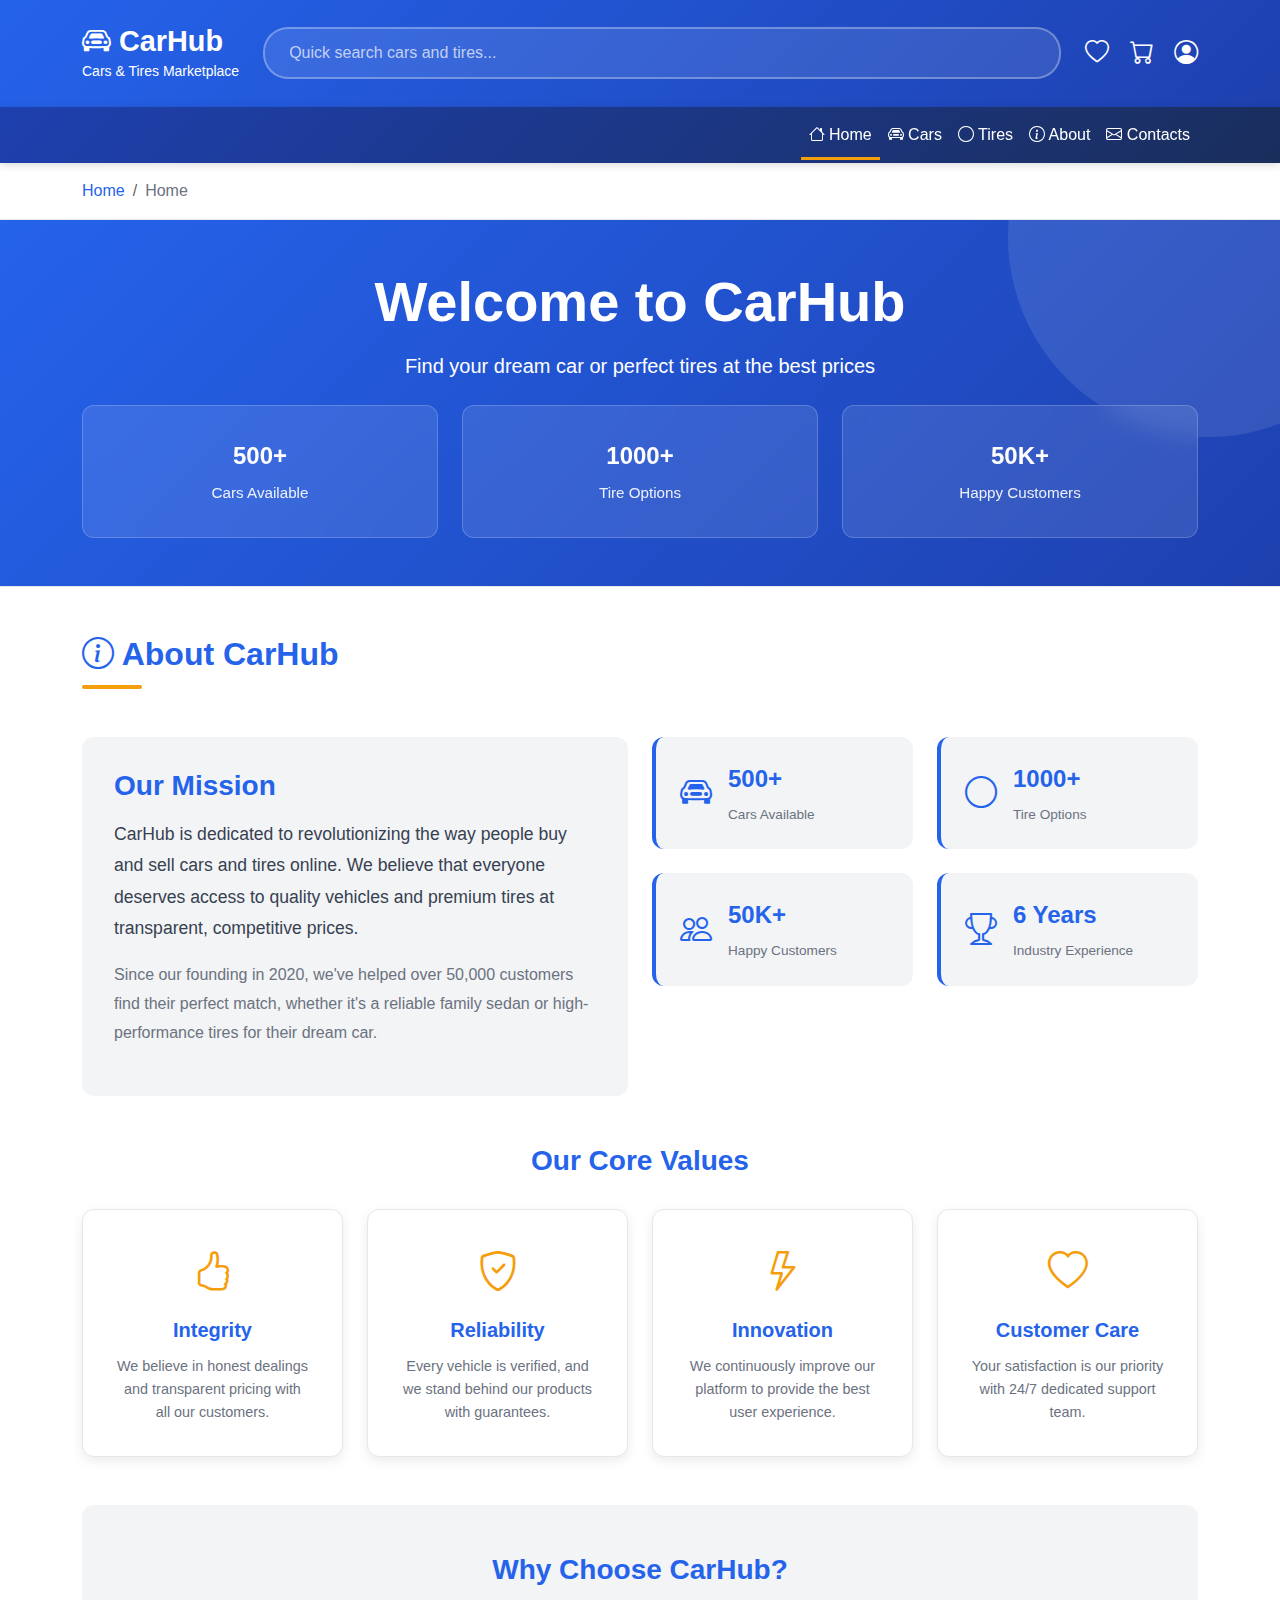
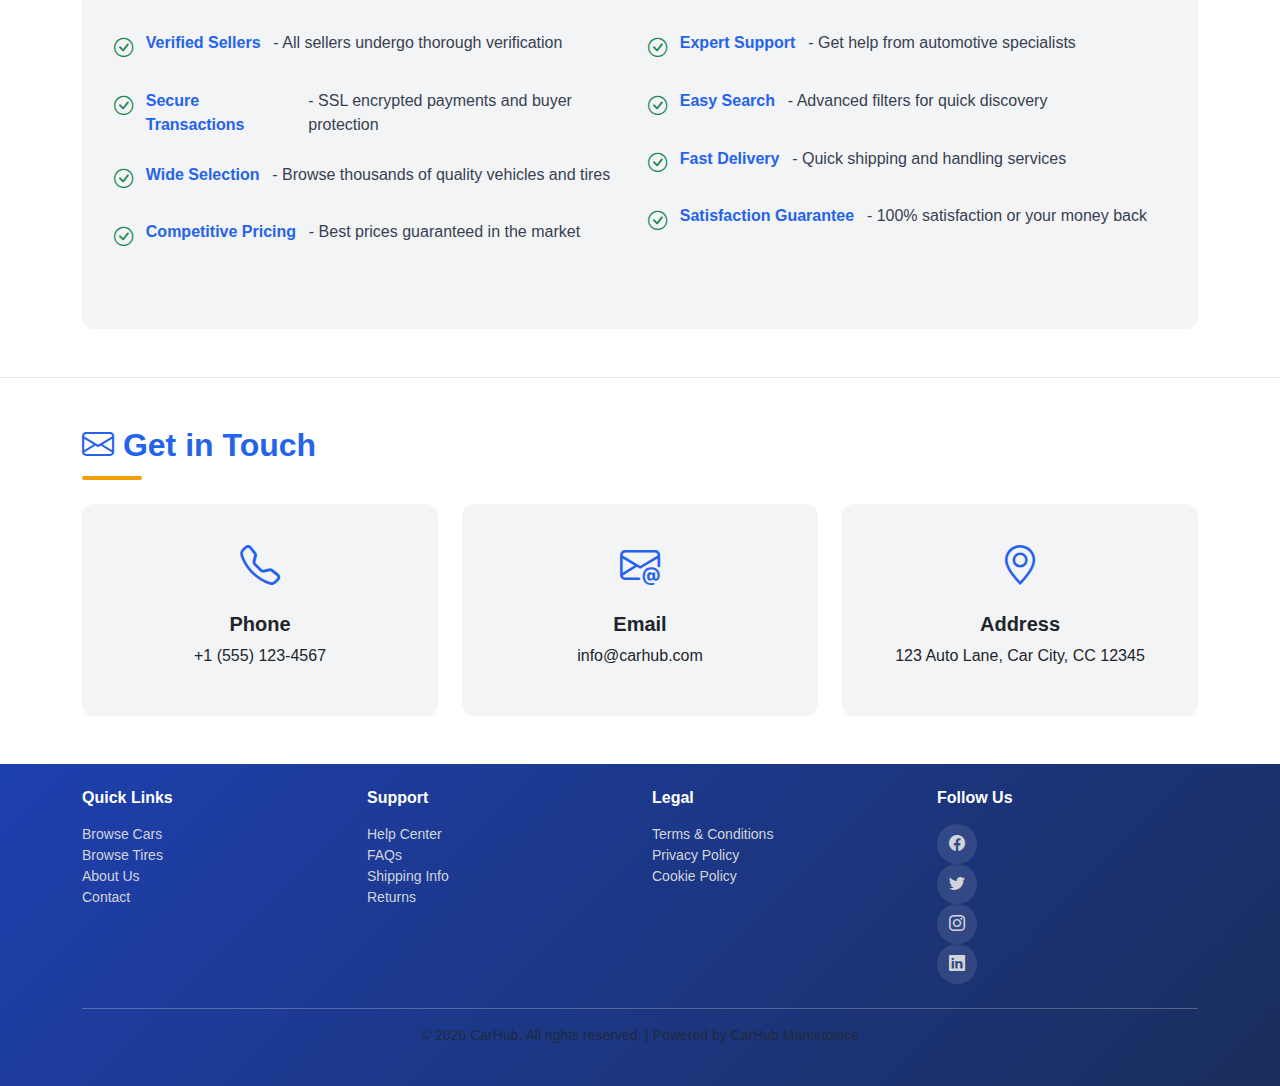
<file: car-and-tires/index.html>
<!DOCTYPE html>
<html lang="en">
<head>
    <meta charset="UTF-8">
    <meta name="viewport" content="width=device-width, initial-scale=1.0">
    <title>Cars and Tires Marketplace</title>
    <!-- Bootstrap CSS CDN -->
    <link href="https://cdn.jsdelivr.net/npm/bootstrap@5.3.0/dist/css/bootstrap.min.css" rel="stylesheet">
    <!-- Bootstrap Icons -->
    <link rel="stylesheet" href="https://cdn.jsdelivr.net/npm/bootstrap-icons@1.11.0/font/bootstrap-icons.css">
    <!-- Custom CSS -->
    <link rel="stylesheet" href="styles.css">
</head>
<body class="d-flex flex-column min-vh-100">
    <!-- Header -->
    <header class="header-section">
        <div class="container py-4">
            <div class="d-flex justify-content-between align-items-center">
                <div class="logo">
                    <h1 class="mb-0"><i class="bi bi-car-front"></i> CarHub</h1>
                    <small>Cars & Tires Marketplace</small>
                </div>
                <div class="search-box d-none d-md-block flex-grow-1 mx-4">
                    <input type="text" class="form-control" placeholder="Quick search cars and tires...">
                </div>
                <div class="header-icons">
                    <a href="#" class="me-3"><i class="bi bi-heart"></i></a>
                    <a href="#" class="me-3"><i class="bi bi-cart"></i></a>
                    <a href="#"><i class="bi bi-person-circle"></i></a>
                </div>
            </div>
        </div>
    </header>

    <!-- Navigation Bar -->
    <nav class="navbar navbar-expand-lg navbar-dark sticky-top">
        <div class="container">
            <button class="navbar-toggler" type="button" data-bs-toggle="collapse" data-bs-target="#navbarNav">
                <span class="navbar-toggler-icon"></span>
            </button>
            <div class="collapse navbar-collapse" id="navbarNav">
                <ul class="navbar-nav ms-auto">
                    <li class="nav-item">
                        <a class="nav-link active" href="#home" data-section="home">
                            <i class="bi bi-house"></i> Home
                        </a>
                    </li>
                    <li class="nav-item">
                        <a class="nav-link" href="#cars-section" data-section="cars">
                            <i class="bi bi-car-front"></i> Cars
                        </a>
                    </li>
                    <li class="nav-item">
                        <a class="nav-link" href="#tires-section" data-section="tires">
                            <i class="bi bi-circle"></i> Tires
                        </a>
                    </li>
                    <li class="nav-item">
                        <a class="nav-link" href="#about" data-section="about">
                            <i class="bi bi-info-circle"></i> About
                        </a>
                    </li>
                    <li class="nav-item">
                        <a class="nav-link" href="#contact" data-section="contact">
                            <i class="bi bi-envelope"></i> Contacts
                        </a>
                    </li>
                </ul>
            </div>
        </div>
    </nav>

    <!-- Breadcrumbs -->
    <nav aria-label="breadcrumb" class="breadcrumb-section">
        <div class="container">
            <ol class="breadcrumb mb-0">
                <li class="breadcrumb-item"><a href="#home">Home</a></li>
                <li class="breadcrumb-item active" id="breadcrumb-target">Home</li>
            </ol>
        </div>
    </nav>

    <!-- Main Content -->
    <main class="flex-grow-1">
        <!-- Home Section -->
        <section id="home" class="hero-section">
            <div class="container text-center text-white py-5">
                <h2 class="display-4 fw-bold mb-3">Welcome to CarHub</h2>
                <p class="lead mb-4">Find your dream car or perfect tires at the best prices</p>
                <div class="row g-4 justify-content-center">
                    <div class="col-md-4">
                        <div class="stat-card">
                            <div class="stat-number">500+</div>
                            <div class="stat-label">Cars Available</div>
                        </div>
                    </div>
                    <div class="col-md-4">
                        <div class="stat-card">
                            <div class="stat-number">1000+</div>
                            <div class="stat-label">Tire Options</div>
                        </div>
                    </div>
                    <div class="col-md-4">
                        <div class="stat-card">
                            <div class="stat-number">50K+</div>
                            <div class="stat-label">Happy Customers</div>
                        </div>
                    </div>
                </div>
            </div>
        </section>

        <!-- Cars Section -->
        <section id="cars-section" class="content-section">
            <div class="container py-5">
                <!-- Hot Cars Carousel -->
                <div class="mb-5">
                    <h3 class="section-title mb-4"><i class="bi bi-fire"></i> Hot Deals - Featured Cars</h3>
                    <div id="hotCarsCarousel" class="carousel slide" data-bs-ride="carousel">
                        <div class="carousel-inner" id="hotCarsContent">
                            <!-- Cars carousel content will be inserted here -->
                        </div>
                        <button class="carousel-control-prev" type="button" data-bs-target="#hotCarsCarousel" data-bs-slide="prev">
                            <span class="carousel-control-prev-icon"></span>
                        </button>
                        <button class="carousel-control-next" type="button" data-bs-target="#hotCarsCarousel" data-bs-slide="next">
                            <span class="carousel-control-next-icon"></span>
                        </button>
                    </div>
                </div>

                <!-- Cars Search Form -->
                <div class="search-form-section mb-5">
                    <h4 class="mb-4"><i class="bi bi-funnel"></i> Search Cars</h4>
                    <div class="row g-3">
                        <div class="col-md-2">
                            <label class="form-label">Brand</label>
                            <input type="text" class="form-control" id="filterBrand" placeholder="e.g., Toyota">
                        </div>
                        <div class="col-md-2">
                            <label class="form-label">Model</label>
                            <input type="text" class="form-control" id="filterModel" placeholder="e.g., Corolla">
                        </div>
                        <div class="col-md-2">
                            <label class="form-label">Year</label>
                            <input type="number" class="form-control" id="filterYear" placeholder="e.g., 2022">
                        </div>
                        <div class="col-md-2">
                            <label class="form-label">Max Price ($)</label>
                            <input type="number" class="form-control" id="filterPrice" placeholder="e.g., 30000">
                        </div>
                        <div class="col-md-2">
                            <label class="form-label">Max KM</label>
                            <input type="number" class="form-control" id="filterKm" placeholder="e.g., 50000">
                        </div>
                        <div class="col-md-2">
                            <label class="form-label">&nbsp;</label>
                            <button class="btn btn-primary w-100" id="searchCarsBtn">
                                <i class="bi bi-search"></i> Search
                            </button>
                        </div>
                    </div>
                </div>

                <!-- Cars Search Results -->
                <div class="search-results-section">
                    <h4 class="mb-4">Search Results <span id="carsResultCount" class="text-muted"></span></h4>
                    <div class="row g-4" id="carsResults">
                        <!-- Car cards will be inserted here -->
                    </div>
                    <!-- Pagination -->
                    <nav id="carsPagination" class="mt-4">
                        <ul class="pagination justify-content-center">
                            <!-- Pagination will be inserted here -->
                        </ul>
                    </nav>
                </div>
            </div>
        </section>

        <!-- Tires Section -->
        <section id="tires-section" class="content-section" style="display: none;">
            <div class="container py-5">
                <!-- Hot Tires Carousel -->
                <div class="mb-5">
                    <h3 class="section-title mb-4"><i class="bi bi-fire"></i> Hot Deals - Featured Tires</h3>
                    <div id="hotTiresCarousel" class="carousel slide" data-bs-ride="carousel">
                        <div class="carousel-inner" id="hotTiresContent">
                            <!-- Tires carousel content will be inserted here -->
                        </div>
                        <button class="carousel-control-prev" type="button" data-bs-target="#hotTiresCarousel" data-bs-slide="prev">
                            <span class="carousel-control-prev-icon"></span>
                        </button>
                        <button class="carousel-control-next" type="button" data-bs-target="#hotTiresCarousel" data-bs-slide="next">
                            <span class="carousel-control-next-icon"></span>
                        </button>
                    </div>
                </div>

                <!-- Tires Search Form -->
                <div class="search-form-section mb-5">
                    <h4 class="mb-4"><i class="bi bi-funnel"></i> Search Tires</h4>
                    <div class="row g-3">
                        <div class="col-md-3">
                            <label class="form-label">Tire Type</label>
                            <input type="text" class="form-control" id="filterTireType" placeholder="e.g., All-Season">
                        </div>
                        <div class="col-md-3">
                            <label class="form-label">Width</label>
                            <input type="text" class="form-control" id="filterTireWidth" placeholder="e.g., 205">
                        </div>
                        <div class="col-md-3">
                            <label class="form-label">Height</label>
                            <input type="text" class="form-control" id="filterTireHeight" placeholder="e.g., 55">
                        </div>
                        <div class="col-md-3">
                            <label class="form-label">&nbsp;</label>
                            <button class="btn btn-primary w-100" id="searchTiresBtn">
                                <i class="bi bi-search"></i> Search
                            </button>
                        </div>
                    </div>
                </div>

                <!-- Tires Search Results -->
                <div class="search-results-section">
                    <h4 class="mb-4">Search Results <span id="tiresResultCount" class="text-muted"></span></h4>
                    <div class="row g-4" id="tiresResults">
                        <!-- Tire cards will be inserted here -->
                    </div>
                    <!-- Pagination -->
                    <nav id="tiresPagination" class="mt-4">
                        <ul class="pagination justify-content-center">
                            <!-- Pagination will be inserted here -->
                        </ul>
                    </nav>
                </div>
            </div>
        </section>

        <!-- About Section -->
        <section id="about" class="about-section py-5">
            <div class="container">
                <h2 class="section-title mb-5"><i class="bi bi-info-circle"></i> About CarHub</h2>
                
                <!-- Mission Statement -->
                <div class="row g-4 mb-5">
                    <div class="col-lg-6">
                        <div class="about-hero">
                            <h3 style="color: var(--primary-color); font-weight: bold; margin-bottom: 1rem;">Our Mission</h3>
                            <p style="font-size: 1.1rem; color: #374151; line-height: 1.8;">
                                CarHub is dedicated to revolutionizing the way people buy and sell cars and tires online. 
                                We believe that everyone deserves access to quality vehicles and premium tires at transparent, 
                                competitive prices.
                            </p>
                            <p style="font-size: 1rem; color: #6b7280; line-height: 1.8;">
                                Since our founding in 2020, we've helped over 50,000 customers find their perfect match, 
                                whether it's a reliable family sedan or high-performance tires for their dream car.
                            </p>
                        </div>
                    </div>
                    <div class="col-lg-6">
                        <div class="stats-grid">
                            <div class="stat-item">
                                <div class="stat-icon"><i class="bi bi-car-front"></i></div>
                                <div class="stat-content">
                                    <div class="stat-number">500+</div>
                                    <div class="stat-text">Cars Available</div>
                                </div>
                            </div>
                            <div class="stat-item">
                                <div class="stat-icon"><i class="bi bi-circle"></i></div>
                                <div class="stat-content">
                                    <div class="stat-number">1000+</div>
                                    <div class="stat-text">Tire Options</div>
                                </div>
                            </div>
                            <div class="stat-item">
                                <div class="stat-icon"><i class="bi bi-people"></i></div>
                                <div class="stat-content">
                                    <div class="stat-number">50K+</div>
                                    <div class="stat-text">Happy Customers</div>
                                </div>
                            </div>
                            <div class="stat-item">
                                <div class="stat-icon"><i class="bi bi-trophy"></i></div>
                                <div class="stat-content">
                                    <div class="stat-number">6 Years</div>
                                    <div class="stat-text">Industry Experience</div>
                                </div>
                            </div>
                        </div>
                    </div>
                </div>

                <!-- Core Values -->
                <div class="mb-5">
                    <h3 style="color: var(--primary-color); font-weight: bold; margin-bottom: 2rem; text-align: center;">Our Core Values</h3>
                    <div class="row g-4">
                        <div class="col-md-3">
                            <div class="value-card">
                                <div class="value-icon"><i class="bi bi-hand-thumbs-up"></i></div>
                                <h5>Integrity</h5>
                                <p>We believe in honest dealings and transparent pricing with all our customers.</p>
                            </div>
                        </div>
                        <div class="col-md-3">
                            <div class="value-card">
                                <div class="value-icon"><i class="bi bi-shield-check"></i></div>
                                <h5>Reliability</h5>
                                <p>Every vehicle is verified, and we stand behind our products with guarantees.</p>
                            </div>
                        </div>
                        <div class="col-md-3">
                            <div class="value-card">
                                <div class="value-icon"><i class="bi bi-lightning"></i></div>
                                <h5>Innovation</h5>
                                <p>We continuously improve our platform to provide the best user experience.</p>
                            </div>
                        </div>
                        <div class="col-md-3">
                            <div class="value-card">
                                <div class="value-icon"><i class="bi bi-heart"></i></div>
                                <h5>Customer Care</h5>
                                <p>Your satisfaction is our priority with 24/7 dedicated support team.</p>
                            </div>
                        </div>
                    </div>
                </div>

                <!-- Team Section -->
                <div class="team-section">
                    <h3 style="color: var(--primary-color); font-weight: bold; margin-bottom: 2rem; text-align: center;">Why Choose CarHub?</h3>
                    <div class="row g-3">
                        <div class="col-md-6">
                            <ul class="feature-list">
                                <li><i class="bi bi-check-circle text-success"></i> <strong>Verified Sellers</strong> - All sellers undergo thorough verification</li>
                                <li><i class="bi bi-check-circle text-success"></i> <strong>Secure Transactions</strong> - SSL encrypted payments and buyer protection</li>
                                <li><i class="bi bi-check-circle text-success"></i> <strong>Wide Selection</strong> - Browse thousands of quality vehicles and tires</li>
                                <li><i class="bi bi-check-circle text-success"></i> <strong>Competitive Pricing</strong> - Best prices guaranteed in the market</li>
                            </ul>
                        </div>
                        <div class="col-md-6">
                            <ul class="feature-list">
                                <li><i class="bi bi-check-circle text-success"></i> <strong>Expert Support</strong> - Get help from automotive specialists</li>
                                <li><i class="bi bi-check-circle text-success"></i> <strong>Easy Search</strong> - Advanced filters for quick discovery</li>
                                <li><i class="bi bi-check-circle text-success"></i> <strong>Fast Delivery</strong> - Quick shipping and handling services</li>
                                <li><i class="bi bi-check-circle text-success"></i> <strong>Satisfaction Guarantee</strong> - 100% satisfaction or your money back</li>
                            </ul>
                        </div>
                    </div>
                </div>
            </div>
        </section>

        <!-- Contact Section -->
        <section id="contact" class="contact-section py-5">
            <div class="container">
                <h2 class="section-title mb-4"><i class="bi bi-envelope"></i> Get in Touch</h2>
                <div class="row g-4">
                    <div class="col-md-4">
                        <div class="contact-card">
                            <i class="bi bi-telephone"></i>
                            <h5>Phone</h5>
                            <p>+1 (555) 123-4567</p>
                        </div>
                    </div>
                    <div class="col-md-4">
                        <div class="contact-card">
                            <i class="bi bi-envelope-at"></i>
                            <h5>Email</h5>
                            <p>info@carhub.com</p>
                        </div>
                    </div>
                    <div class="col-md-4">
                        <div class="contact-card">
                            <i class="bi bi-geo-alt"></i>
                            <h5>Address</h5>
                            <p>123 Auto Lane, Car City, CC 12345</p>
                        </div>
                    </div>
                </div>
            </div>
        </section>
    </main>

    <!-- Footer -->
    <footer class="footer-section">
        <div class="container py-4">
            <div class="row g-4 mb-4">
                <div class="col-md-3">
                    <h6>Quick Links</h6>
                    <ul class="list-unstyled small">
                        <li><a href="#cars-section">Browse Cars</a></li>
                        <li><a href="#tires-section">Browse Tires</a></li>
                        <li><a href="#about">About Us</a></li>
                        <li><a href="#contact">Contact</a></li>
                    </ul>
                </div>
                <div class="col-md-3">
                    <h6>Support</h6>
                    <ul class="list-unstyled small">
                        <li><a href="#">Help Center</a></li>
                        <li><a href="#">FAQs</a></li>
                        <li><a href="#">Shipping Info</a></li>
                        <li><a href="#">Returns</a></li>
                    </ul>
                </div>
                <div class="col-md-3">
                    <h6>Legal</h6>
                    <ul class="list-unstyled small">
                        <li><a href="#">Terms & Conditions</a></li>
                        <li><a href="#">Privacy Policy</a></li>
                        <li><a href="#">Cookie Policy</a></li>
                    </ul>
                </div>
                <div class="col-md-3">
                    <h6>Follow Us</h6>
                    <div class="social-links">
                        <a href="#" class="me-3"><i class="bi bi-facebook"></i></a>
                        <a href="#" class="me-3"><i class="bi bi-twitter"></i></a>
                        <a href="#" class="me-3"><i class="bi bi-instagram"></i></a>
                        <a href="#"><i class="bi bi-linkedin"></i></a>
                    </div>
                </div>
            </div>
            <hr>
            <div class="text-center text-muted small">
                <p>&copy; 2026 CarHub. All rights reserved. | Powered by CarHub Marketplace</p>
            </div>
        </div>
    </footer>

    <!-- Bootstrap JS Bundle CDN -->
    <script src="https://cdn.jsdelivr.net/npm/bootstrap@5.3.0/dist/js/bootstrap.bundle.min.js"></script>
    <!-- Custom JavaScript -->
    <script src="script.js"></script>
</body>
</html>
</file>
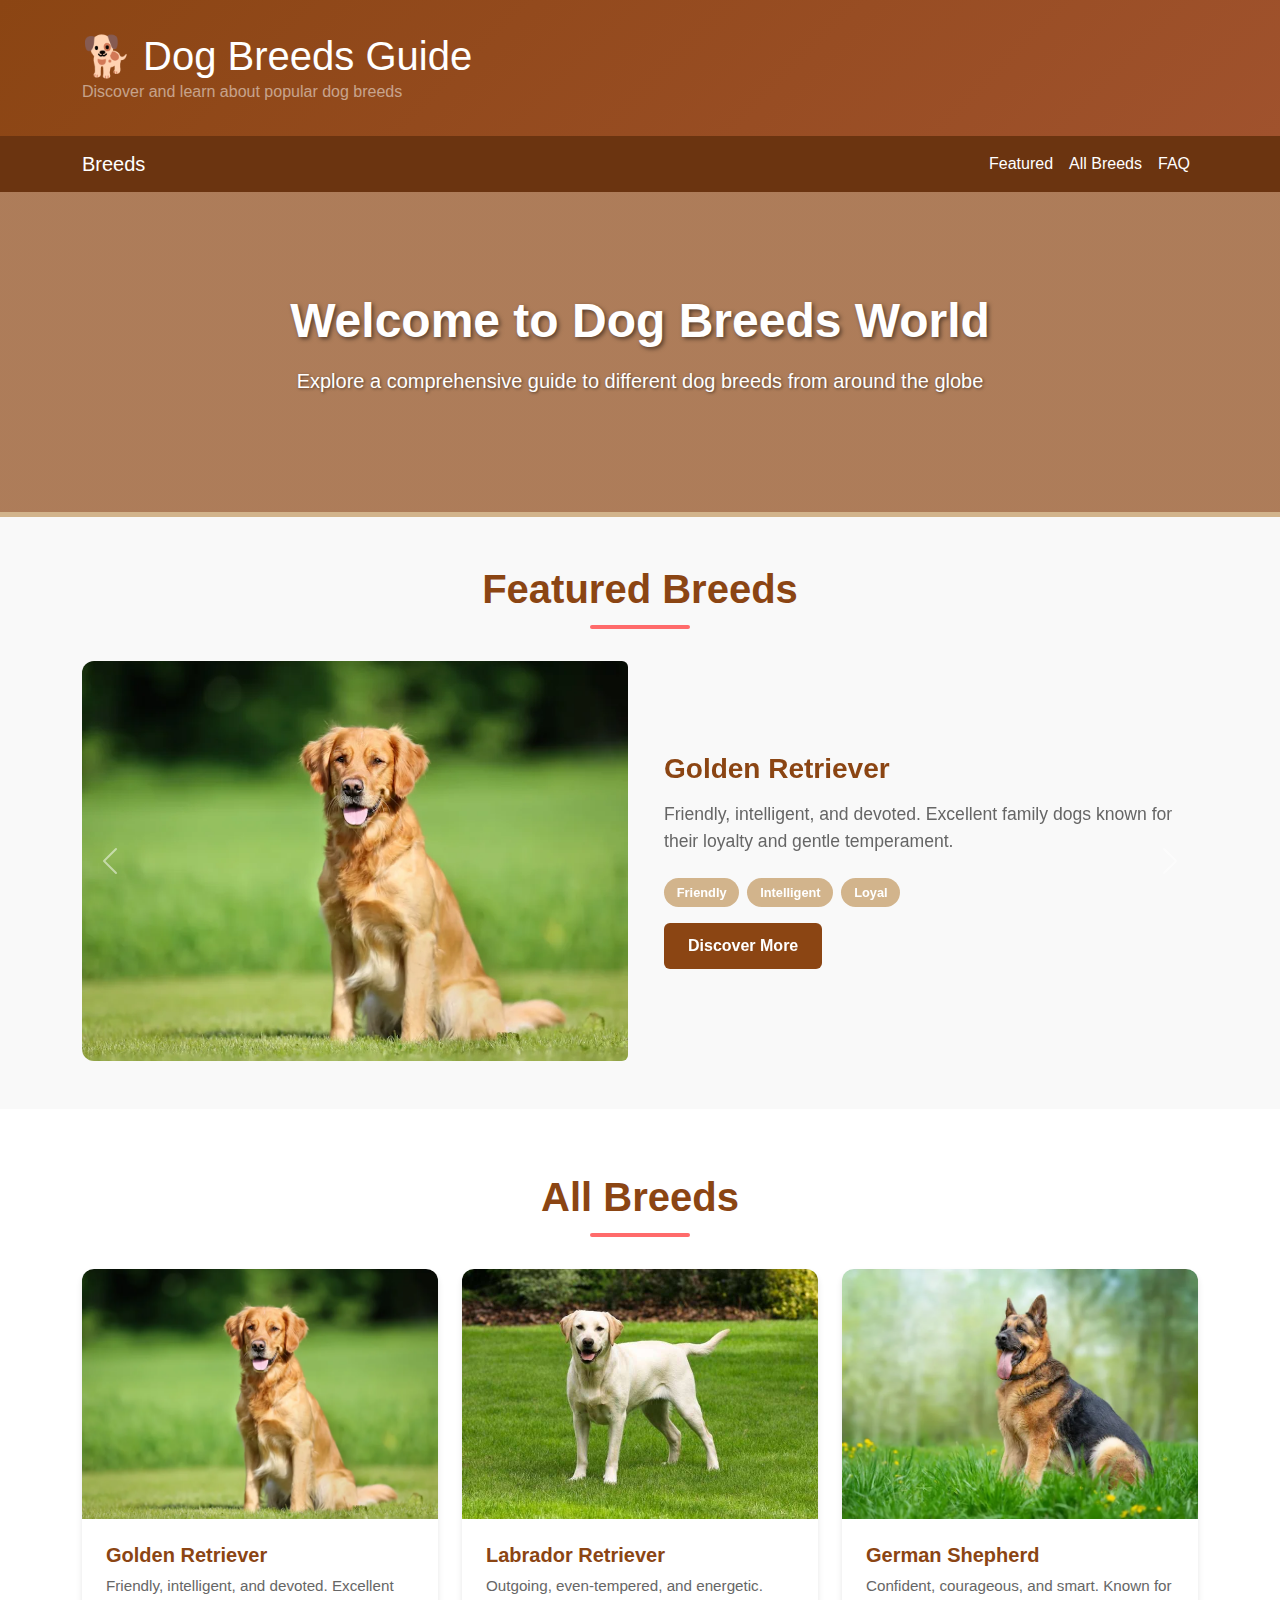
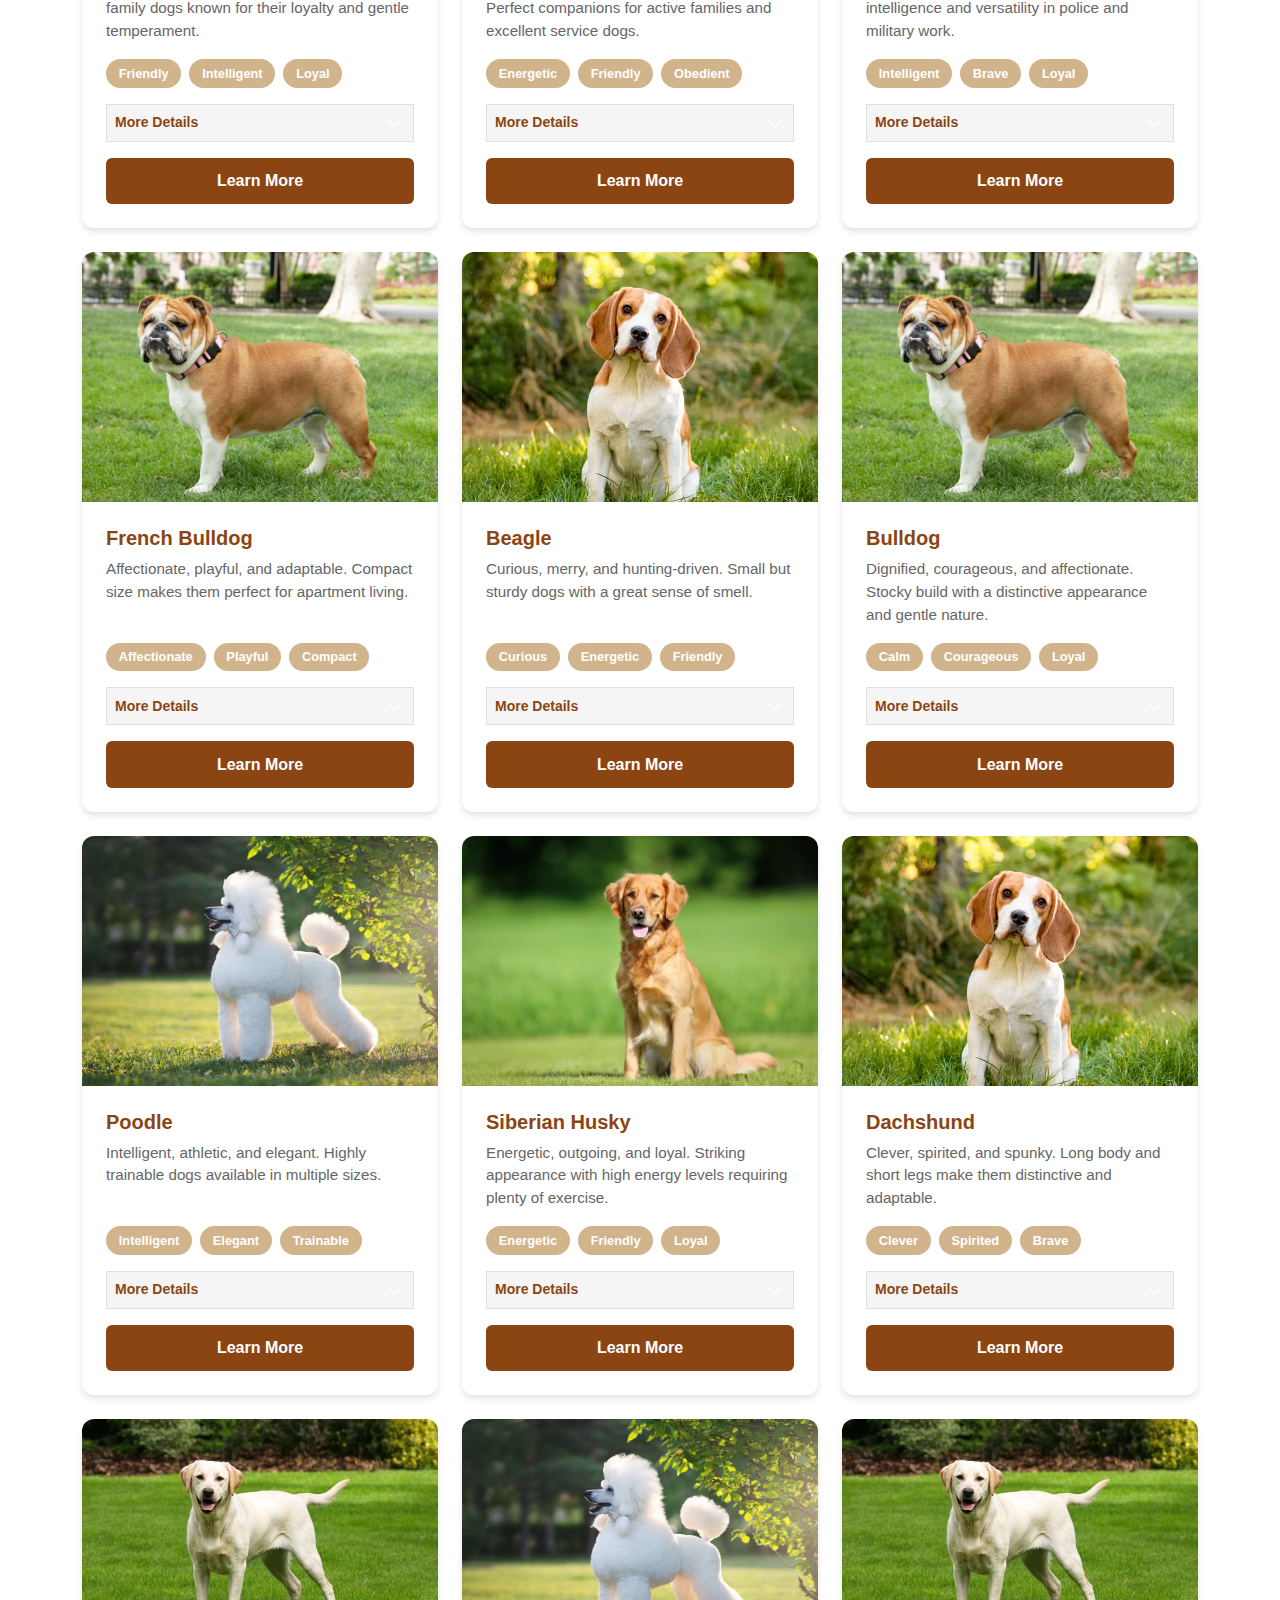
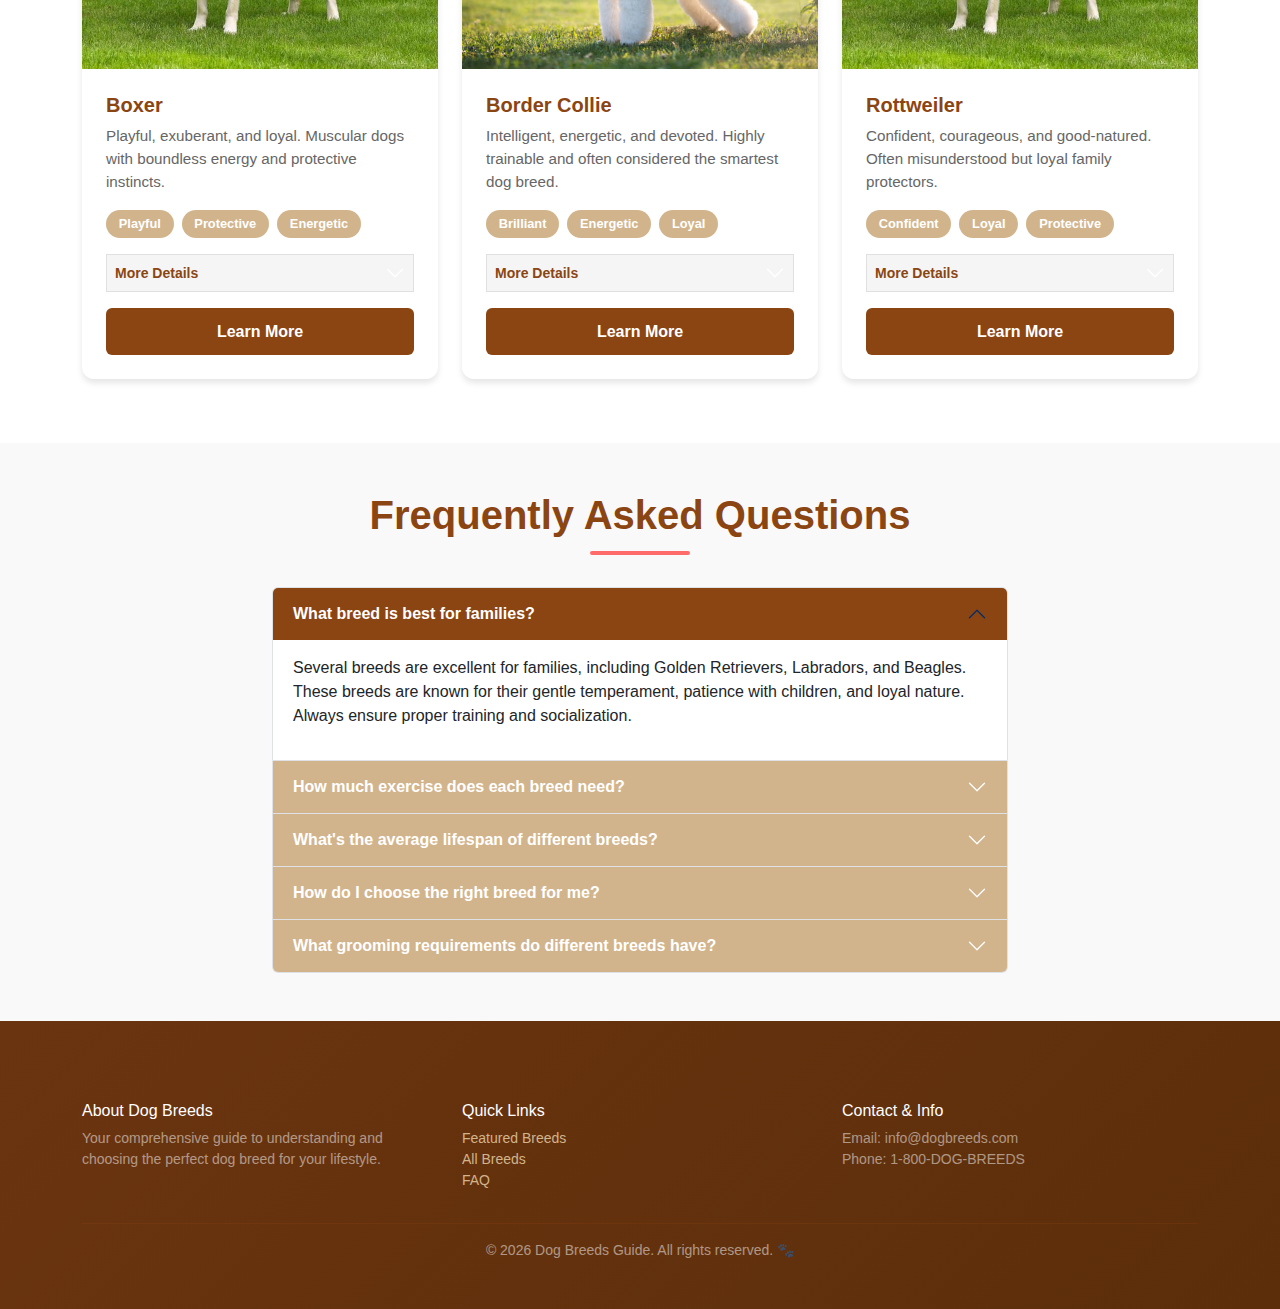
<file: dogs/index.html>
<!DOCTYPE html>
<html lang="en">
<head>
    <meta charset="UTF-8">
    <meta name="viewport" content="width=device-width, initial-scale=1.0">
    <title>Dog Breeds - Discover Popular Dog Breeds</title>
    <!-- Bootstrap CSS CDN -->
    <link href="https://cdn.jsdelivr.net/npm/bootstrap@5.3.0/dist/css/bootstrap.min.css" rel="stylesheet">
    <!-- Custom CSS -->
    <link rel="stylesheet" href="styles.css">
</head>
<body>
    <!-- Header -->
    <header>
        <div class="container py-3">
            <h1 class="mb-0">🐕 Dog Breeds Guide</h1>
            <p class="mb-0 text-white-50">Discover and learn about popular dog breeds</p>
        </div>
    </header>

    <!-- Navigation -->
    <nav class="navbar navbar-expand-lg navbar-dark sticky-top">
        <div class="container">
            <a class="navbar-brand" href="#home">Breeds</a>
            <button class="navbar-toggler" type="button" data-bs-toggle="collapse" data-bs-target="#navbarNav">
                <span class="navbar-toggler-icon"></span>
            </button>
            <div class="collapse navbar-collapse" id="navbarNav">
                <ul class="navbar-nav ms-auto">
                    <li class="nav-item"><a class="nav-link" href="#featured">Featured</a></li>
                    <li class="nav-item"><a class="nav-link" href="#all-breeds">All Breeds</a></li>
                    <li class="nav-item"><a class="nav-link" href="#faq">FAQ</a></li>
                </ul>
            </div>
        </div>
    </nav>

    <!-- Main Content -->
    <main>
        <!-- Hero Section -->
        <section class="hero-section" id="home">
            <div class="container">
                <h1>Welcome to Dog Breeds World</h1>
                <p>Explore a comprehensive guide to different dog breeds from around the globe</p>
            </div>
        </section>

        <!-- Featured Breeds Carousel -->
        <section class="featured-section section-padding" id="featured">
            <div class="container">
                <h2 class="section-title">Featured Breeds</h2>
                <div id="breedsCarousel" class="carousel slide" data-bs-ride="carousel">
                    <div class="carousel-inner" id="carouselContent">
                        <!-- Carousel items will be inserted here by JavaScript -->
                    </div>
                    <button class="carousel-control-prev" type="button" data-bs-target="#breedsCarousel" data-bs-slide="prev">
                        <span class="carousel-control-prev-icon"></span>
                    </button>
                    <button class="carousel-control-next" type="button" data-bs-target="#breedsCarousel" data-bs-slide="next">
                        <span class="carousel-control-next-icon"></span>
                    </button>
                </div>
            </div>
        </section>

        <!-- All Breeds Section -->
        <section class="all-breeds-section" id="all-breeds">
            <div class="container">
                <h2 class="section-title">All Breeds</h2>
                <div class="row g-4" id="breedsContainer">
                    <!-- Breed cards will be inserted here by JavaScript -->
                </div>
            </div>
        </section>

        <!-- FAQ Section -->
        <section class="faq-section section-padding" id="faq">
            <div class="container">
                <h2 class="section-title">Frequently Asked Questions</h2>
                <div class="row justify-content-center">
                    <div class="col-lg-8">
                        <div class="accordion" id="faqAccordion">
                            <div class="accordion-item">
                                <h2 class="accordion-header">
                                    <button class="accordion-button" type="button" data-bs-toggle="collapse" data-bs-target="#faq1">
                                        What breed is best for families?
                                    </button>
                                </h2>
                                <div id="faq1" class="accordion-collapse collapse show" data-bs-parent="#faqAccordion">
                                    <div class="accordion-body">
                                        <p>Several breeds are excellent for families, including Golden Retrievers, Labradors, and Beagles. These breeds are known for their gentle temperament, patience with children, and loyal nature. Always ensure proper training and socialization.</p>
                                    </div>
                                </div>
                            </div>
                            <div class="accordion-item">
                                <h2 class="accordion-header">
                                    <button class="accordion-button collapsed" type="button" data-bs-toggle="collapse" data-bs-target="#faq2">
                                        How much exercise does each breed need?
                                    </button>
                                </h2>
                                <div id="faq2" class="accordion-collapse collapse" data-bs-parent="#faqAccordion">
                                    <div class="accordion-body">
                                        <p>Exercise needs vary by breed. High-energy breeds like Border Collies and Huskies need 1-2 hours daily, while smaller breeds might need 30-45 minutes. Always check specific breed requirements and adjust based on age and health.</p>
                                    </div>
                                </div>
                            </div>
                            <div class="accordion-item">
                                <h2 class="accordion-header">
                                    <button class="accordion-button collapsed" type="button" data-bs-toggle="collapse" data-bs-target="#faq3">
                                        What's the average lifespan of different breeds?
                                    </button>
                                </h2>
                                <div id="faq3" class="accordion-collapse collapse" data-bs-parent="#faqAccordion">
                                    <div class="accordion-body">
                                        <p>Most dogs live 10-15 years. Smaller breeds tend to live longer (12-18 years), while larger breeds have shorter lifespans (7-12 years). Regular veterinary care, proper nutrition, and exercise can help extend their lifespan.</p>
                                    </div>
                                </div>
                            </div>
                            <div class="accordion-item">
                                <h2 class="accordion-header">
                                    <button class="accordion-button collapsed" type="button" data-bs-toggle="collapse" data-bs-target="#faq4">
                                        How do I choose the right breed for me?
                                    </button>
                                </h2>
                                <div id="faq4" class="accordion-collapse collapse" data-bs-parent="#faqAccordion">
                                    <div class="accordion-body">
                                        <p>Consider your lifestyle, living space, activity level, and time commitment. Research breeds that match your needs, visit shelters, and talk to breeders. Take time to understand each breed's temperament and requirements before making a decision.</p>
                                    </div>
                                </div>
                            </div>
                            <div class="accordion-item">
                                <h2 class="accordion-header">
                                    <button class="accordion-button collapsed" type="button" data-bs-toggle="collapse" data-bs-target="#faq5">
                                        What grooming requirements do different breeds have?
                                    </button>
                                </h2>
                                <div id="faq5" class="accordion-collapse collapse" data-bs-parent="#faqAccordion">
                                    <div class="accordion-body">
                                        <p>Grooming needs vary significantly. Long-haired breeds like Golden Retrievers need regular brushing, while short-haired breeds need less maintenance. Professional grooming every 4-8 weeks is recommended for most breeds, depending on coat type.</p>
                                    </div>
                                </div>
                            </div>
                        </div>
                    </div>
                </div>
            </div>
        </section>
    </main>

    <!-- Footer -->
    <footer>
        <div class="container py-5">
            <div class="row">
                <div class="col-md-4 mb-4 mb-md-0">
                    <h6>About Dog Breeds</h6>
                    <p class="small text-white-50">Your comprehensive guide to understanding and choosing the perfect dog breed for your lifestyle.</p>
                </div>
                <div class="col-md-4 mb-4 mb-md-0">
                    <h6>Quick Links</h6>
                    <ul class="list-unstyled small">
                        <li><a href="#featured">Featured Breeds</a></li>
                        <li><a href="#all-breeds">All Breeds</a></li>
                        <li><a href="#faq">FAQ</a></li>
                    </ul>
                </div>
                <div class="col-md-4">
                    <h6>Contact & Info</h6>
                    <p class="small text-white-50">Email: info@dogbreeds.com<br>Phone: 1-800-DOG-BREEDS</p>
                </div>
            </div>
            <hr class="footer-divider">
            <div class="text-center">
                <p class="small text-white-50 mb-0">&copy; 2026 Dog Breeds Guide. All rights reserved. 🐾</p>
            </div>
        </div>
    </footer>

    <!-- Bootstrap JS Bundle CDN -->
    <script src="https://cdn.jsdelivr.net/npm/bootstrap@5.3.0/dist/js/bootstrap.bundle.min.js"></script>
    <!-- Custom JavaScript -->
    <script src="script.js"></script>
</body>
</html>
</file>
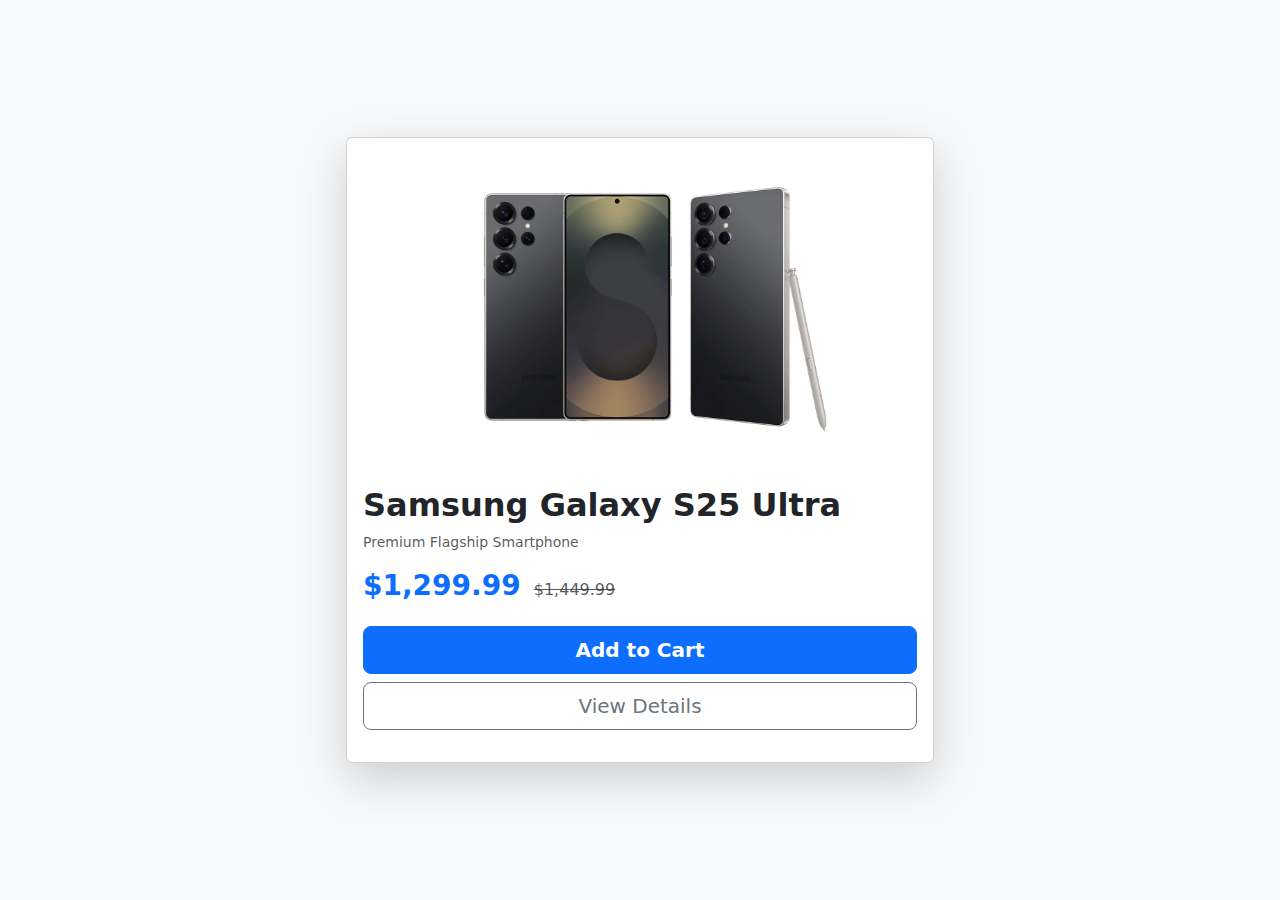
<file: products/index.html>
<!DOCTYPE html>
<html lang="en">
<head>
    <meta charset="UTF-8">
    <meta name="viewport" content="width=device-width, initial-scale=1.0">
    <title>Samsung Galaxy S25 Ultra - Product Card</title>
    <!-- Bootstrap CSS CDN -->
    <link href="https://cdn.jsdelivr.net/npm/bootstrap@5.3.0/dist/css/bootstrap.min.css" rel="stylesheet">
</head>
<body>
    <div class="container-fluid d-flex align-items-center justify-content-center min-vh-100 bg-light">
        <div class="row w-100 px-3">
            <div class="col-12 col-sm-10 col-md-8 col-lg-6 mx-auto">
                <div class="card shadow-lg h-100">
                    <!-- Product Image -->
                    <div class="p-3">
                        <img src="img/samsung-galaxy-s25-ultra.webp" 
                             class="card-img-top rounded" alt="Samsung Galaxy S25 Ultra" style="object-fit: cover; height: 300px;">
                    </div>
                    
                    <!-- Card Body -->
                    <div class="card-body">
                        <!-- Basic View -->
                        <h2 class="card-title text-dark fw-bold mb-2">Samsung Galaxy S25 Ultra</h2>
                        <p class="text-muted small mb-3">Premium Flagship Smartphone</p>
                        
                        <!-- Price -->
                        <div class="mb-4">
                            <h3 class="text-primary fw-bold d-inline">$1,299.99</h3>
                            <span class="text-muted ms-2"><s>$1,449.99</s></span>
                        </div>

                        <!-- Action Buttons -->
                        <div class="d-grid gap-2 mb-3">
                            <button type="button" class="btn btn-primary btn-lg fw-bold">Add to Cart</button>
                            <button class="btn btn-outline-secondary btn-lg" type="button" data-bs-toggle="collapse" data-bs-target="#detailsSection" aria-expanded="false" aria-controls="detailsSection">
                                View Details
                            </button>
                        </div>

                        <!-- Details Section (Collapsible) -->
                        <div class="collapse mt-4" id="detailsSection">
                            <div class="border-top pt-4">
                                <!-- Rating -->
                                <div class="mb-3">
                                    <span class="text-warning">
                                        <i class="bi bi-star-fill"></i>
                                        <i class="bi bi-star-fill"></i>
                                        <i class="bi bi-star-fill"></i>
                                        <i class="bi bi-star-fill"></i>
                                        <i class="bi bi-star-half"></i>
                                    </span>
                                    <span class="ms-2 text-muted">(2,847 reviews)</span>
                                </div>

                                <!-- Key Features -->
                                <div class="mb-4">
                                    <h5 class="text-dark mb-3">Key Features:</h5>
                                    <ul class="list-unstyled">
                                        <li class="mb-2">
                                            <span class="badge bg-primary me-2">Display</span>
                                            <span>6.9" Dynamic AMOLED 2X, 120Hz</span>
                                        </li>
                                        <li class="mb-2">
                                            <span class="badge bg-success me-2">Processor</span>
                                            <span>Snapdragon 8 Elite</span>
                                        </li>
                                        <li class="mb-2">
                                            <span class="badge bg-danger me-2">Camera</span>
                                            <span>200MP Main + 50MP Telephoto</span>
                                        </li>
                                        <li class="mb-2">
                                            <span class="badge bg-warning text-dark me-2">Battery</span>
                                            <span>5,000mAh, 45W Fast Charging</span>
                                        </li>
                                        <li class="mb-2">
                                            <span class="badge bg-info me-2">RAM</span>
                                            <span>12GB LPDDR5X</span>
                                        </li>
                                    </ul>
                                </div>

                                <!-- Description -->
                                <p class="text-muted small mb-4">
                                    Experience ultimate performance with the Galaxy S25 Ultra. Featuring cutting-edge AI integration, 
                                    stunning display technology, and professional-grade camera system perfect for content creators.
                                </p>

                                <!-- Color Options -->
                                <div class="mb-4">
                                    <h6 class="text-dark mb-2">Available Colors:</h6>
                                    <div class="d-flex gap-2">
                                        <div class="rounded-circle" style="width: 30px; height: 30px; background-color: #c0c0c0; border: 2px solid #ddd; cursor: pointer;" title="Silver"></div>
                                        <div class="rounded-circle" style="width: 30px; height: 30px; background-color: #1a1a1a; border: 2px solid #ddd; cursor: pointer;" title="Titanium Black"></div>
                                        <div class="rounded-circle" style="width: 30px; height: 30px; background-color: #2d5a5a; border: 2px solid #ddd; cursor: pointer;" title="Titanium Green"></div>
                                        <div class="rounded-circle" style="width: 30px; height: 30px; background-color: #d4a574; border: 2px solid #ddd; cursor: pointer;" title="Titanium Gold"></div>
                                    </div>
                                </div>

                                <!-- Storage Options -->
                                <div class="mb-4">
                                    <h6 class="text-dark mb-2">Storage:</h6>
                                    <div class="btn-group w-100" role="group">
                                        <input type="radio" class="btn-check" name="storage" id="storage256" checked>
                                        <label class="btn btn-outline-primary" for="storage256">256GB</label>
                                        
                                        <input type="radio" class="btn-check" name="storage" id="storage512">
                                        <label class="btn btn-outline-primary" for="storage512">512GB</label>
                                        
                                        <input type="radio" class="btn-check" name="storage" id="storage1tb">
                                        <label class="btn btn-outline-primary" for="storage1tb">1TB</label>
                                    </div>
                                </div>

                                <!-- Compare Button -->
                                <div class="d-grid gap-2 mb-3">
                                    <button type="button" class="btn btn-outline-secondary">Compare</button>
                                </div>

                                <!-- Additional Info -->
                                <div class="pt-3 border-top">
                                    <small class="text-muted d-block mb-2">
                                        <i class="bi bi-truck"></i> Free Shipping on Orders Over $100
                                    </small>
                                    <small class="text-muted d-block">
                                        <i class="bi bi-shield-check"></i> 2-Year Warranty Included
                                    </small>
                                </div>
                            </div>
                        </div>
                    </div>
                </div>
            </div>
        </div>
    </div>

    <!-- Bootstrap JS Bundle CDN -->
    <script src="https://cdn.jsdelivr.net/npm/bootstrap@5.3.0/dist/js/bootstrap.bundle.min.js"></script>
</body>
</html>
</file>
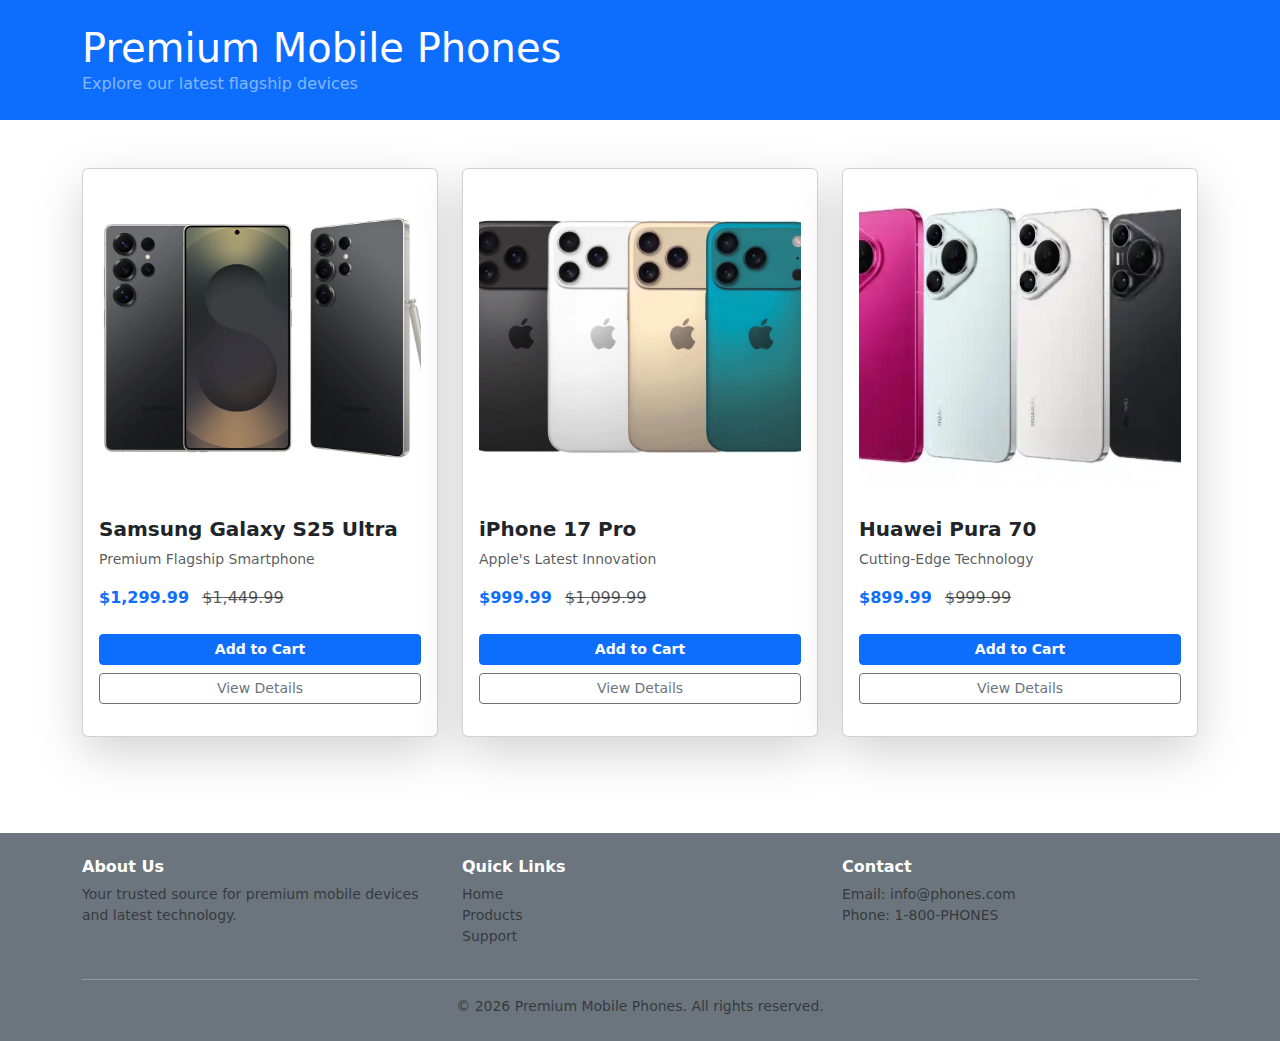
<file: products/products.html>
<!DOCTYPE html>
<html lang="en">
<head>
    <meta charset="UTF-8">
    <meta name="viewport" content="width=device-width, initial-scale=1.0">
    <title>Our Products - Mobile Phones</title>
    <!-- Bootstrap CSS CDN -->
    <link href="https://cdn.jsdelivr.net/npm/bootstrap@5.3.0/dist/css/bootstrap.min.css" rel="stylesheet">
</head>
<body class="d-flex flex-column min-vh-100">
    <!-- Header -->
    <header class="bg-primary text-white py-4">
        <div class="container">
            <h1 class="mb-0">Premium Mobile Phones</h1>
            <p class="text-white-50 mb-0">Explore our latest flagship devices</p>
        </div>
    </header>

    <!-- Main Content -->
    <main class="flex-grow-1 py-5">
        <div class="container">
            <!-- Products Grid -->
            <div class="row g-4">
                <!-- Product 1: Samsung Galaxy S25 Ultra -->
                <div class="col-12 col-sm-6 col-lg-4">
                    <div class="card shadow-lg h-100">
                        <div class="p-3">
                            <img src="img/samsung-galaxy-s25-ultra.webp" 
                                 class="card-img-top rounded" alt="Samsung Galaxy S25 Ultra" style="object-fit: cover; height: 300px;">
                        </div>
                        
                        <div class="card-body">
                            <!-- Basic View -->
                            <h5 class="card-title text-dark fw-bold mb-2">Samsung Galaxy S25 Ultra</h5>
                            <p class="text-muted small mb-3">Premium Flagship Smartphone</p>
                            
                            <!-- Price -->
                            <div class="mb-4">
                                <h6 class="text-primary fw-bold d-inline">$1,299.99</h6>
                                <span class="text-muted ms-2"><s>$1,449.99</s></span>
                            </div>

                            <!-- Action Buttons -->
                            <div class="d-grid gap-2 mb-3">
                                <button type="button" class="btn btn-primary btn-sm fw-bold">Add to Cart</button>
                                <button class="btn btn-outline-secondary btn-sm" type="button" data-bs-toggle="collapse" data-bs-target="#details1" aria-expanded="false">
                                    View Details
                                </button>
                            </div>

                            <!-- Details Section (Collapsible) -->
                            <div class="collapse mt-3" id="details1">
                                <div class="border-top pt-3">
                                    <h6 class="text-dark mb-2">Key Features:</h6>
                                    <ul class="list-unstyled small">
                                        <li class="mb-1"><span class="badge bg-primary me-2">Display</span>6.9" AMOLED 120Hz</li>
                                        <li class="mb-1"><span class="badge bg-success me-2">Processor</span>Snapdragon 8 Elite</li>
                                        <li class="mb-1"><span class="badge bg-danger me-2">Camera</span>200MP Main</li>
                                        <li class="mb-1"><span class="badge bg-warning text-dark me-2">Battery</span>5,000mAh</li>
                                    </ul>
                                    <p class="text-muted small mt-3">Experience ultimate performance with cutting-edge AI integration and professional-grade camera system.</p>
                                </div>
                            </div>
                        </div>
                    </div>
                </div>

                <!-- Product 2: iPhone 17 Pro -->
                <div class="col-12 col-sm-6 col-lg-4">
                    <div class="card shadow-lg h-100">
                        <div class="p-3">
                            <img src="img/iPhone 17 Pro.webp" 
                                 class="card-img-top rounded" alt="iPhone 17 Pro" style="object-fit: cover; height: 300px;">
                        </div>
                        
                        <div class="card-body">
                            <!-- Basic View -->
                            <h5 class="card-title text-dark fw-bold mb-2">iPhone 17 Pro</h5>
                            <p class="text-muted small mb-3">Apple's Latest Innovation</p>
                            
                            <!-- Price -->
                            <div class="mb-4">
                                <h6 class="text-primary fw-bold d-inline">$999.99</h6>
                                <span class="text-muted ms-2"><s>$1,099.99</s></span>
                            </div>

                            <!-- Action Buttons -->
                            <div class="d-grid gap-2 mb-3">
                                <button type="button" class="btn btn-primary btn-sm fw-bold">Add to Cart</button>
                                <button class="btn btn-outline-secondary btn-sm" type="button" data-bs-toggle="collapse" data-bs-target="#details2" aria-expanded="false">
                                    View Details
                                </button>
                            </div>

                            <!-- Details Section (Collapsible) -->
                            <div class="collapse mt-3" id="details2">
                                <div class="border-top pt-3">
                                    <h6 class="text-dark mb-2">Key Features:</h6>
                                    <ul class="list-unstyled small">
                                        <li class="mb-1"><span class="badge bg-primary me-2">Display</span>6.3" Super Retina</li>
                                        <li class="mb-1"><span class="badge bg-success me-2">Processor</span>A19 Pro Chip</li>
                                        <li class="mb-1"><span class="badge bg-danger me-2">Camera</span>48MP Main Sensor</li>
                                        <li class="mb-1"><span class="badge bg-warning text-dark me-2">Battery</span>3,300mAh</li>
                                    </ul>
                                    <p class="text-muted small mt-3">Premium design with advanced computational photography and seamless ecosystem integration.</p>
                                </div>
                            </div>
                        </div>
                    </div>
                </div>

                <!-- Product 3: Huawei Pura 70 -->
                <div class="col-12 col-sm-6 col-lg-4">
                    <div class="card shadow-lg h-100">
                        <div class="p-3">
                            <img src="img/Huawei Pura 70.webp" 
                                 class="card-img-top rounded" alt="Huawei Pura 70" style="object-fit: cover; height: 300px;">
                        </div>
                        
                        <div class="card-body">
                            <!-- Basic View -->
                            <h5 class="card-title text-dark fw-bold mb-2">Huawei Pura 70</h5>
                            <p class="text-muted small mb-3">Cutting-Edge Technology</p>
                            
                            <!-- Price -->
                            <div class="mb-4">
                                <h6 class="text-primary fw-bold d-inline">$899.99</h6>
                                <span class="text-muted ms-2"><s>$999.99</s></span>
                            </div>

                            <!-- Action Buttons -->
                            <div class="d-grid gap-2 mb-3">
                                <button type="button" class="btn btn-primary btn-sm fw-bold">Add to Cart</button>
                                <button class="btn btn-outline-secondary btn-sm" type="button" data-bs-toggle="collapse" data-bs-target="#details3" aria-expanded="false">
                                    View Details
                                </button>
                            </div>

                            <!-- Details Section (Collapsible) -->
                            <div class="collapse mt-3" id="details3">
                                <div class="border-top pt-3">
                                    <h6 class="text-dark mb-2">Key Features:</h6>
                                    <ul class="list-unstyled small">
                                        <li class="mb-1"><span class="badge bg-primary me-2">Display</span>6.8" OLED 120Hz</li>
                                        <li class="mb-1"><span class="badge bg-success me-2">Processor</span>Kirin 9010</li>
                                        <li class="mb-1"><span class="badge bg-danger me-2">Camera</span>50MP Main + Periscope</li>
                                        <li class="mb-1"><span class="badge bg-warning text-dark me-2">Battery</span>5,110mAh</li>
                                    </ul>
                                    <p class="text-muted small mt-3">Advanced imaging capabilities with revolutionary zoom technology and AI-powered features.</p>
                                </div>
                            </div>
                        </div>
                    </div>
                </div>
            </div>
        </div>
    </main>

    <!-- Footer -->
    <footer class="bg-secondary text-white py-4 mt-5">
        <div class="container">
            <div class="row">
                <div class="col-md-4 mb-3 mb-md-0">
                    <h6 class="fw-bold">About Us</h6>
                    <p class="small text-muted">Your trusted source for premium mobile devices and latest technology.</p>
                </div>
                <div class="col-md-4 mb-3 mb-md-0">
                    <h6 class="fw-bold">Quick Links</h6>
                    <ul class="list-unstyled small">
                        <li><a href="#" class="text-muted text-decoration-none">Home</a></li>
                        <li><a href="#" class="text-muted text-decoration-none">Products</a></li>
                        <li><a href="#" class="text-muted text-decoration-none">Support</a></li>
                    </ul>
                </div>
                <div class="col-md-4">
                    <h6 class="fw-bold">Contact</h6>
                    <p class="small text-muted">Email: info@phones.com<br>Phone: 1-800-PHONES</p>
                </div>
            </div>
            <hr class="bg-secondary">
            <div class="text-center">
                <p class="small text-muted mb-0">&copy; 2026 Premium Mobile Phones. All rights reserved.</p>
            </div>
        </div>
    </footer>

    <!-- Bootstrap JS Bundle CDN -->
    <script src="https://cdn.jsdelivr.net/npm/bootstrap@5.3.0/dist/js/bootstrap.bundle.min.js"></script>
</body>
</html>
</file>
<file: car-and-tires/styles.css>
:root {
    --primary-color: #2563eb;
    --secondary-color: #1e40af;
    --accent-color: #f59e0b;
    --success-color: #10b981;
    --danger-color: #ef4444;
    --light-bg: #f3f4f6;
    --border-color: #e5e7eb;
}

* {
    transition: color 0.3s ease, background-color 0.3s ease, box-shadow 0.3s ease;
}

body {
    font-family: 'Segoe UI', Tahoma, Geneva, Verdana, sans-serif;
    background-color: var(--light-bg);
}

/* Header Section */
.header-section {
    background: linear-gradient(135deg, var(--primary-color) 0%, var(--secondary-color) 100%);
    color: white;
    box-shadow: 0 4px 12px rgba(0,0,0,0.1);
}

.header-section * {
    color: white !important;
}

.header-section .logo h1 {
    font-size: 1.8rem;
    font-weight: bold;
    color: white;
}

.header-section .logo small {
    color: rgba(255,255,255,0.9);
}

.header-section .search-box input {
    border-radius: 25px;
    padding: 0.75rem 1.5rem;
    border: 2px solid rgba(255,255,255,0.3);
    background: rgba(255,255,255,0.1);
    color: white;
}

.header-section .search-box input::placeholder {
    color: rgba(255,255,255,0.7) !important;
}

.header-section .search-box input:focus {
    background: rgba(255,255,255,0.2);
    border-color: white;
    box-shadow: 0 0 0 0.2rem rgba(255,255,255,0.2);
}

.header-icons a {
    color: white;
    font-size: 1.5rem;
    transition: transform 0.3s ease;
}

.header-icons a:hover {
    transform: scale(1.2);
    color: var(--accent-color);
}

/* Navigation Bar */
.navbar {
    background: linear-gradient(135deg, var(--secondary-color) 0%, #1a2e5c 100%);
    box-shadow: 0 2px 8px rgba(0,0,0,0.15);
}

.nav-link {
    color: white !important;
    font-weight: 500;
    position: relative;
    transition: color 0.3s ease;
}

.nav-link:hover {
    color: var(--accent-color) !important;
}

.nav-link::after {
    content: '';
    position: absolute;
    bottom: -5px;
    left: 0;
    width: 0;
    height: 3px;
    background-color: var(--accent-color);
    transition: width 0.3s ease;
}

.nav-link:hover::after {
    width: 100%;
}

.nav-link.active::after {
    width: 100%;
}

/* Breadcrumbs */
.breadcrumb-section {
    background: white;
    border-bottom: 1px solid var(--border-color);
    padding: 1rem 0;
}

.breadcrumb-item a {
    color: var(--primary-color);
    text-decoration: none;
    transition: color 0.3s ease;
}

.breadcrumb-item a:hover {
    color: var(--secondary-color);
    text-decoration: underline;
}

.breadcrumb-item.active {
    color: #6b7280;
}

/* Hero Section */
.hero-section {
    background: linear-gradient(135deg, var(--primary-color) 0%, var(--secondary-color) 100%);
    color: white;
    position: relative;
    overflow: hidden;
}

.hero-section::before {
    content: '';
    position: absolute;
    top: -50%;
    right: -10%;
    width: 400px;
    height: 400px;
    background: rgba(255,255,255,0.1);
    border-radius: 50%;
}

.stat-card {
    background: rgba(255,255,255,0.1);
    backdrop-filter: blur(10px);
    padding: 2rem;
    border-radius: 12px;
    border: 1px solid rgba(255,255,255,0.2);
    transition: all 0.3s ease;
}

.stat-card:hover {
    background: rgba(255,255,255,0.15);
    transform: translateY(-5px);
    box-shadow: 0 8px 24px rgba(0,0,0,0.2);
}

.stat-number {
    font-size: 2.5rem;
    font-weight: bold;
    margin-bottom: 0.5rem;
}

.stat-label {
    font-size: 0.95rem;
    opacity: 0.9;
}

/* Content Section */
.content-section {
    background: white;
    border-top: 1px solid var(--border-color);
}

.section-title {
    font-size: 2rem;
    font-weight: bold;
    color: var(--primary-color);
    position: relative;
    padding-bottom: 1rem;
}

.section-title::after {
    content: '';
    position: absolute;
    bottom: 0;
    left: 0;
    width: 60px;
    height: 4px;
    background: var(--accent-color);
    border-radius: 2px;
}

/* Carousel */
.carousel-inner {
    border-radius: 12px;
    overflow: hidden;
    box-shadow: 0 8px 24px rgba(0,0,0,0.1);
}

.carousel-item {
    min-height: 400px;
    background: var(--light-bg);
}

.carousel-control-prev, .carousel-control-next {
    width: 5%;
}

.carousel-control-prev-icon, .carousel-control-next-icon {
    filter: brightness(0) invert(1);
}

/* Car/Tire Cards */
.product-card {
    background: white;
    border-radius: 12px;
    overflow: hidden;
    box-shadow: 0 4px 12px rgba(0,0,0,0.08);
    transition: all 0.3s ease;
    border: 1px solid var(--border-color);
    height: 100%;
    display: flex;
    flex-direction: column;
}

.product-card:hover {
    box-shadow: 0 12px 32px rgba(0,0,0,0.15);
    transform: translateY(-8px);
    border-color: var(--primary-color);
}

.product-image {
    width: 100%;
    height: 200px;
    background: linear-gradient(135deg, var(--light-bg) 0%, #e5e7eb 100%);
    display: flex;
    align-items: center;
    justify-content: center;
    font-size: 3rem;
    color: #9ca3af;
    position: relative;
    overflow: hidden;
}

.product-image::before {
    content: '';
    position: absolute;
    top: 0;
    left: 0;
    right: 0;
    bottom: 0;
    background: linear-gradient(135deg, transparent 0%, rgba(37,99,235,0.1) 100%);
}

.product-badge {
    position: absolute;
    top: 10px;
    right: 10px;
    background: var(--accent-color);
    color: white;
    padding: 0.4rem 0.8rem;
    border-radius: 20px;
    font-size: 0.8rem;
    font-weight: bold;
}

.product-body {
    padding: 1.5rem;
    flex-grow: 1;
    display: flex;
    flex-direction: column;
}

.product-title {
    font-size: 1.1rem;
    font-weight: bold;
    color: var(--primary-color);
    margin-bottom: 0.5rem;
}

.product-subtitle {
    color: #6b7280;
    font-size: 0.9rem;
    margin-bottom: 1rem;
}

.product-info {
    background: var(--light-bg);
    padding: 1rem;
    border-radius: 8px;
    margin-bottom: 1rem;
    font-size: 0.9rem;
}

.product-info-item {
    display: flex;
    justify-content: space-between;
    padding: 0.4rem 0;
    color: #374151;
}

.product-info-label {
    font-weight: 600;
    color: var(--primary-color);
}

.product-price {
    font-size: 1.5rem;
    font-weight: bold;
    color: var(--success-color);
    margin: 1rem 0;
}

.product-price .original {
    text-decoration: line-through;
    color: #9ca3af;
    font-size: 1rem;
    margin-right: 0.5rem;
}

/* Accordion */
.accordion-button {
    background-color: var(--light-bg);
    color: var(--primary-color);
    font-weight: 600;
    border: 1px solid var(--border-color);
}

.accordion-button:not(.collapsed) {
    background-color: var(--primary-color);
    color: white;
    box-shadow: none;
}

.accordion-button:focus {
    border-color: var(--primary-color);
    box-shadow: 0 0 0 0.25rem rgba(37,99,235,0.1);
}

.accordion-body {
    background-color: white;
    border-top: 1px solid var(--border-color);
}

/* Search Form */
.search-form-section {
    background: var(--light-bg);
    padding: 2rem;
    border-radius: 12px;
    box-shadow: 0 2px 8px rgba(0,0,0,0.05);
}

.search-form-section .form-label {
    font-weight: 600;
    color: var(--primary-color);
    font-size: 0.9rem;
}

.search-form-section .form-control {
    border-radius: 8px;
    border: 1px solid var(--border-color);
    padding: 0.7rem;
    transition: all 0.3s ease;
    color: #333;
    background-color: rgba(255,255,255,0.95);
}

.search-form-section .form-control::placeholder {
    color: #6c757d !important;
}

.search-form-section .form-control:focus {
    border-color: var(--primary-color);
    box-shadow: 0 0 0 0.2rem rgba(37,99,235,0.1);
    color: #333;
}

.search-form-section .btn-primary {
    background: linear-gradient(135deg, var(--primary-color) 0%, var(--secondary-color) 100%);
    border: none;
    border-radius: 8px;
    padding: 0.7rem;
    font-weight: 600;
    transition: all 0.3s ease;
}

.search-form-section .btn-primary:hover {
    transform: translateY(-2px);
    box-shadow: 0 8px 16px rgba(37,99,235,0.3);
}

/* Pagination */
.pagination {
    gap: 0.5rem;
}

.pagination .page-link {
    color: var(--primary-color);
    border-color: var(--border-color);
    border-radius: 8px;
    transition: all 0.3s ease;
}

.pagination .page-link:hover {
    background-color: var(--light-bg);
    border-color: var(--primary-color);
    color: var(--primary-color);
}

.pagination .page-item.active .page-link {
    background-color: var(--primary-color);
    border-color: var(--primary-color);
    color: white;
}

/* About Section */
.about-section {
    background: white;
    border-top: 1px solid var(--border-color);
}

.about-hero {
    padding: 2rem;
    background: var(--light-bg);
    border-radius: 12px;
}

.stats-grid {
    display: grid;
    grid-template-columns: repeat(2, 1fr);
    gap: 1.5rem;
}

.stat-item {
    background: var(--light-bg);
    padding: 1.5rem;
    border-radius: 12px;
    display: flex;
    align-items: center;
    gap: 1rem;
    transition: all 0.3s ease;
    border-left: 4px solid var(--primary-color);
}

.stat-item:hover {
    background: white;
    box-shadow: 0 8px 16px rgba(0,0,0,0.1);
    transform: translateX(8px);
}

.stat-icon {
    font-size: 2rem;
    color: var(--primary-color);
}

.stat-content {
    flex: 1;
}

.stat-number {
    font-size: 1.5rem;
    font-weight: bold;
    color: var(--primary-color);
}

/* Hero section stat numbers - white */
.hero-section .stat-number {
    color: white !important;
}

.stat-text {
    font-size: 0.85rem;
    color: #6b7280;
}

.value-card {
    background: white;
    border-radius: 12px;
    padding: 2rem;
    text-align: center;
    box-shadow: 0 4px 12px rgba(0,0,0,0.08);
    transition: all 0.3s ease;
    border: 1px solid var(--border-color);
}

.value-card:hover {
    box-shadow: 0 12px 24px rgba(0,0,0,0.15);
    transform: translateY(-8px);
    border-color: var(--primary-color);
}

.value-icon {
    font-size: 2.5rem;
    color: var(--accent-color);
    margin-bottom: 1rem;
    display: block;
}

.value-card h5 {
    color: var(--primary-color);
    font-weight: bold;
    margin-bottom: 0.8rem;
}

.value-card p {
    color: #6b7280;
    font-size: 0.9rem;
    line-height: 1.6;
    margin: 0;
}

.team-section {
    background: var(--light-bg);
    padding: 3rem 2rem;
    border-radius: 12px;
}

.feature-list {
    list-style: none;
    padding: 0;
}

.feature-list li {
    padding: 0.8rem 0;
    color: #374151;
    display: flex;
    align-items: flex-start;
    gap: 0.8rem;
}

.feature-list i {
    font-size: 1.2rem;
    margin-top: 0.2rem;
}

.feature-list strong {
    color: var(--primary-color);
}

/* Contact Section */
.contact-section {
    background: white;
    border-top: 1px solid var(--border-color);
}

.contact-card {
    background: var(--light-bg);
    padding: 2rem;
    border-radius: 12px;
    text-align: center;
    transition: all 0.3s ease;
}

.contact-card:hover {
    background: var(--primary-color);
    color: white;
    transform: translateY(-8px);
    box-shadow: 0 12px 32px rgba(37,99,235,0.2);
}

.contact-card i {
    font-size: 2.5rem;
    color: var(--primary-color);
    margin-bottom: 1rem;
    display: block;
}

.contact-card:hover i {
    color: white;
}

.contact-card h5 {
    font-weight: bold;
    margin-bottom: 0.5rem;
}

/* Footer Section */
.footer-section {
    background: linear-gradient(135deg, var(--secondary-color) 0%, #1a2e5c 100%);
    color: white;
    margin-top: auto;
}

.footer-section a {
    color: #d1d5db;
    text-decoration: none;
    transition: color 0.3s ease;
}

.footer-section a:hover {
    color: var(--accent-color);
}

.footer-section h6 {
    color: white;
    font-weight: bold;
    margin-bottom: 1rem;
}

.social-links a {
    display: inline-block;
    width: 40px;
    height: 40px;
    border-radius: 50%;
    background: rgba(255,255,255,0.1);
    display: flex;
    align-items: center;
    justify-content: center;
    transition: all 0.3s ease;
}

.social-links a:hover {
    background: var(--accent-color);
    transform: translateY(-4px);
}

/* Responsive */
@media (max-width: 768px) {
    .section-title {
        font-size: 1.5rem;
    }

    .carousel-item {
        min-height: 250px;
    }

    .hero-section {
        padding-top: 2rem !important;
        padding-bottom: 2rem !important;
    }

    .stat-card {
        padding: 1.5rem;
    }

    .stat-number {
        font-size: 1.8rem;
    }
}
</file>
<file: dogs/styles.css>
:root {
    --primary-color: #8B4513;
    --secondary-color: #D2B48C;
    --accent-color: #FF6B6B;
}

body {
    font-family: 'Segoe UI', Tahoma, Geneva, Verdana, sans-serif;
    display: flex;
    flex-direction: column;
    min-height: 100vh;
}

main {
    flex-grow: 1;
}

/* Header */
header {
    background: linear-gradient(135deg, var(--primary-color) 0%, #A0522D 100%);
    color: white;
    padding: 1rem 0;
}

/* Navigation */
.navbar {
    background-color: #6B3410 !important;
}

.nav-link {
    color: white !important;
    transition: color 0.3s ease;
}

.nav-link:hover {
    color: var(--accent-color) !important;
}

/* Hero Section */
.hero-section {
    background: linear-gradient(rgba(139, 69, 19, 0.7), rgba(139, 69, 19, 0.7)), 
                url('https://images.unsplash.com/photo-1633722715463-d30628cff4a9?w=1200&h=400&fit=crop') center/cover;
    color: white;
    padding: 100px 0;
    text-align: center;
    border-bottom: 5px solid var(--secondary-color);
}

.hero-section h1 {
    font-size: 3rem;
    font-weight: bold;
    text-shadow: 2px 2px 4px rgba(0,0,0,0.5);
    margin-bottom: 1rem;
}

.hero-section p {
    font-size: 1.25rem;
    text-shadow: 1px 1px 3px rgba(0,0,0,0.5);
}

/* Section Titles */
.section-title {
    color: var(--primary-color);
    font-weight: bold;
    margin-bottom: 2rem;
    text-align: center;
    font-size: 2.5rem;
    position: relative;
    padding-bottom: 1rem;
}

.section-title::after {
    content: '';
    position: absolute;
    bottom: 0;
    left: 50%;
    transform: translateX(-50%);
    width: 100px;
    height: 4px;
    background-color: var(--accent-color);
    border-radius: 2px;
}

/* Breed Card */
.breed-card {
    background: white;
    border-radius: 12px;
    overflow: hidden;
    box-shadow: 0 4px 6px rgba(0,0,0,0.1);
    transition: all 0.3s ease;
    height: 100%;
    display: flex;
    flex-direction: column;
}

.breed-card:hover {
    transform: translateY(-10px);
    box-shadow: 0 12px 20px rgba(0,0,0,0.2);
}

.breed-card-image {
    width: 100%;
    height: 250px;
    object-fit: cover;
}

.breed-card-body {
    padding: 1.5rem;
    flex-grow: 1;
    display: flex;
    flex-direction: column;
}

.breed-card-title {
    color: var(--primary-color);
    font-weight: bold;
    font-size: 1.25rem;
    margin-bottom: 0.5rem;
}

.breed-card-description {
    color: #666;
    font-size: 0.95rem;
    margin-bottom: 1rem;
    flex-grow: 1;
}

.breed-card-traits {
    display: flex;
    gap: 0.5rem;
    flex-wrap: wrap;
    margin-bottom: 1rem;
}

.breed-trait {
    background-color: var(--secondary-color);
    color: white;
    padding: 0.3rem 0.8rem;
    border-radius: 20px;
    font-size: 0.8rem;
    font-weight: 600;
}

.breed-btn {
    background-color: var(--primary-color);
    color: white;
    border: none;
    padding: 0.7rem 1.5rem;
    border-radius: 6px;
    cursor: pointer;
    font-weight: 600;
    transition: all 0.3s ease;
}

.breed-btn:hover {
    background-color: var(--accent-color);
    transform: scale(1.05);
    color: white;
    text-decoration: none;
}

/* Accordion in Breed Card */
.accordion-flush .accordion-button {
    background-color: #f5f5f5;
    color: var(--primary-color);
    font-weight: 600;
    padding: 0.5rem;
    border: 1px solid #e0e0e0;
}

.accordion-flush .accordion-button:not(.collapsed) {
    background-color: #efefef;
    color: var(--primary-color);
    box-shadow: none;
}

.accordion-flush .accordion-button:focus {
    border-color: var(--primary-color);
    box-shadow: 0 0 0 0.25rem rgba(139, 69, 19, 0.1);
}

.accordion-flush .accordion-body {
    border: 1px solid #e0e0e0;
    border-top: none;
    background-color: #fafafa;
}

/* Featured Section */
.featured-section {
    background-color: #f9f9f9;
    padding: 4rem 0;
}

/* All Breeds Section */
.all-breeds-section {
    padding: 4rem 0;
}

/* FAQ Section */
.faq-section {
    background-color: #f9f9f9;
    padding: 4rem 0;
}

.accordion-button {
    background-color: var(--secondary-color);
    color: white;
    font-weight: 600;
}

.accordion-button:not(.collapsed) {
    background-color: var(--primary-color);
    color: white;
    box-shadow: none;
}

.accordion-button:focus {
    box-shadow: 0 0 0 0.25rem rgba(139, 69, 19, 0.25);
    border-color: var(--primary-color);
}

.accordion-button::after {
    background-image: url("data:image/svg+xml,%3csvg xmlns='http://www.w3.org/2000/svg' viewBox='0 0 16 16' fill='white'%3e%3cpath fill-rule='evenodd' d='M1.646 4.646a.5.5 0 0 1 .708 0L8 10.293l5.646-5.647a.5.5 0 0 1 .708.708l-6 6a.5.5 0 0 1-.708 0l-6-6a.5.5 0 0 1 0-.708z'/%3e%3c/svg%3e");
}

/* Carousel */
.carousel-inner {
    border-radius: 12px;
    overflow: hidden;
}

.carousel-control-prev, .carousel-control-next {
    width: 5%;
}

.carousel-control-prev-icon, .carousel-control-next-icon {
    filter: brightness(0) invert(1);
}

/* Footer */
footer {
    background: linear-gradient(135deg, #6B3410 0%, #5C2E0A 100%);
    color: white;
    padding: 2rem 0 0;
}

footer a {
    color: var(--secondary-color);
    text-decoration: none;
    transition: color 0.3s ease;
}

footer a:hover {
    color: white;
}

.footer-section h6 {
    color: var(--secondary-color);
    font-weight: bold;
}

.footer-divider {
    border-color: #8B4513 !important;
}

/* Spacing */
section {
    margin: 0;
}

.section-padding {
    padding: 3rem 0;
}

/* Responsive */
@media (max-width: 768px) {
    .hero-section h1 {
        font-size: 2rem;
    }

    .section-title {
        font-size: 1.8rem;
    }
}
</file>
